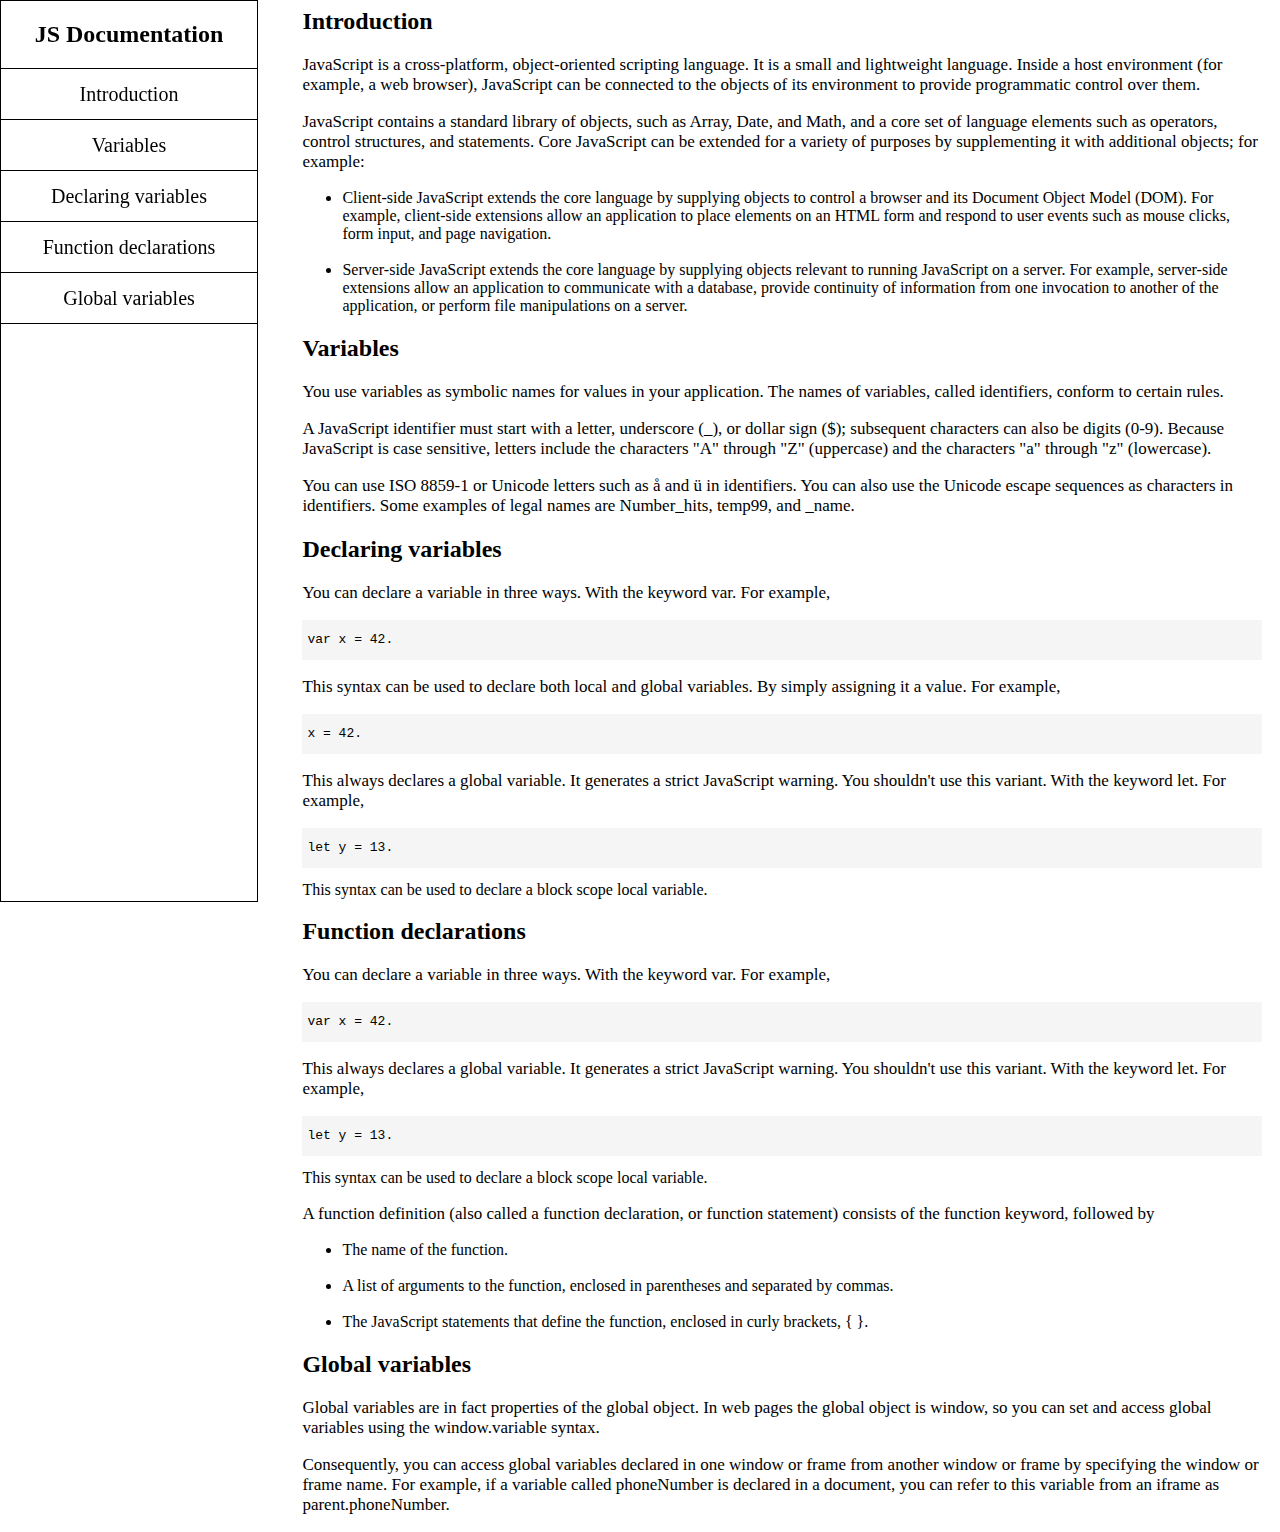
<file: responsive_web_design/documentation_page/index.html>
<html>
  <head>
    <title>FCC: Technical Documentation Page</title>
    <link rel="stylesheet" href="style.css">
  </head>
  <body>
    <nav class="navbar-fixed-left" id="navbar">
      <header><h2>JS Documentation</h2></header>
      <div class="navmenu">
        <ul>
          <li><a href="#Introduction" class="nav-link">Introduction</a></li>
          <li><a href="#Variables" class="nav-link">Variables</a></li>
          <li><a href="#Declaring_variables" class="nav-link">Declaring variables</a></li>
          <li><a href="#Function_declarations" class="nav-link">Function declarations</a></li>
          <li class="lastli"><a href="#Global_variables" class="nav-link">Global variables</a></li>
        </ul>
      </div>
    </nav>

    <main id="main-doc">

      <section class="main-section" id="Introduction">
        <header><h2>Introduction</h2></header>
        <p>JavaScript is a cross-platform, object-oriented scripting language. It is a small and lightweight language. Inside a host environment (for example, a web browser), JavaScript can be connected to the objects of its environment to provide programmatic control over them. </p>
        <p>JavaScript contains a standard library of objects, such as Array, Date, and Math, and a core set of language elements such as operators, control structures, and statements. Core JavaScript can be extended for a variety of purposes by supplementing it with additional objects; for example:
          <ul>
            <li>
              Client-side JavaScript extends the core language by supplying objects to control a browser and its Document Object Model (DOM). For example, client-side extensions allow an application to place elements on an HTML form and respond to user events such as mouse clicks, form input, and page navigation.
            </li><br>
            <li>
              Server-side JavaScript extends the core language by supplying objects relevant to running JavaScript on a server. For example, server-side extensions allow an application to communicate with a database, provide continuity of information from one invocation to another of the application, or perform file manipulations on a server.
            </li>
          </ul>
        </p>
      </section>

      <section class="main-section" id="Variables">
        <header><h2>Variables</h2></header>
        <p>You use variables as symbolic names for values in your application. The names of variables, called identifiers, conform to certain rules.</p>
        <p>A JavaScript identifier must start with a letter, underscore (_), or dollar sign ($); subsequent characters can also be digits (0-9). Because JavaScript is case sensitive, letters include the characters "A" through "Z" (uppercase) and the characters "a" through "z" (lowercase).</p>
        <p>You can use ISO 8859-1 or Unicode letters such as å and ü in identifiers. You can also use the Unicode escape sequences as characters in identifiers. Some examples of legal names are Number_hits, temp99, and _name.</p>
      </section>

      <section class="main-section" id="Declaring_variables">
        <header><h2>Declaring variables</h2></header>
        <p>You can declare a variable in three ways. With the keyword var. For example,
          <pre><code>var x = 42.</code></pre>
        </p>
        <p>This syntax can be used to declare both local and global variables. By simply assigning it a value. For example,
          <pre><code>x = 42.</code></pre>
        </p>
        <p>This always declares a global variable. It generates a strict JavaScript warning. You shouldn't use this variant. With the keyword let. For example,
        <pre><code>let y = 13.</code></pre>
        This syntax can be used to declare a block scope local variable.
        </p>
      </section>

      <section class="main-section" id="Function_declarations">
        <header><h2>Function declarations</h2></header>
          <p>You can declare a variable in three ways. With the keyword var. For example,
          <pre><code>var x = 42.</code></pre>
        </p>
        <p>This always declares a global variable. It generates a strict JavaScript warning. You shouldn't use this variant. With the keyword let. For example,
        <pre><code>let y = 13.</code></pre>
        This syntax can be used to declare a block scope local variable.
        </p>
        <p>A function definition (also called a function declaration, or function statement)  consists of the function keyword, followed by
        <ul>
          <li>The name of the function.</li><br>
          <li>A list of arguments to the function, enclosed in parentheses and separated by commas.</li><br>
          <li>The JavaScript statements that define the function, enclosed in curly brackets, { }.</li>
        </ul>
        </p>
      </section>

      <section class="main-section" id="Global_variables">
        <header><h2>Global variables</h2></header>
        <p>Global variables are in fact properties of the global object. In web pages the global object is window, so you can set and access global variables using the window.variable syntax.</p>
        <p>Consequently, you can access global variables declared in one window or frame from another window or frame by specifying the window or frame name. For example, if a variable called phoneNumber is declared in a document, you can refer to this variable from an iframe as parent.phoneNumber.</p>
      </section>

    </main>
  </body>
</html>
</file>
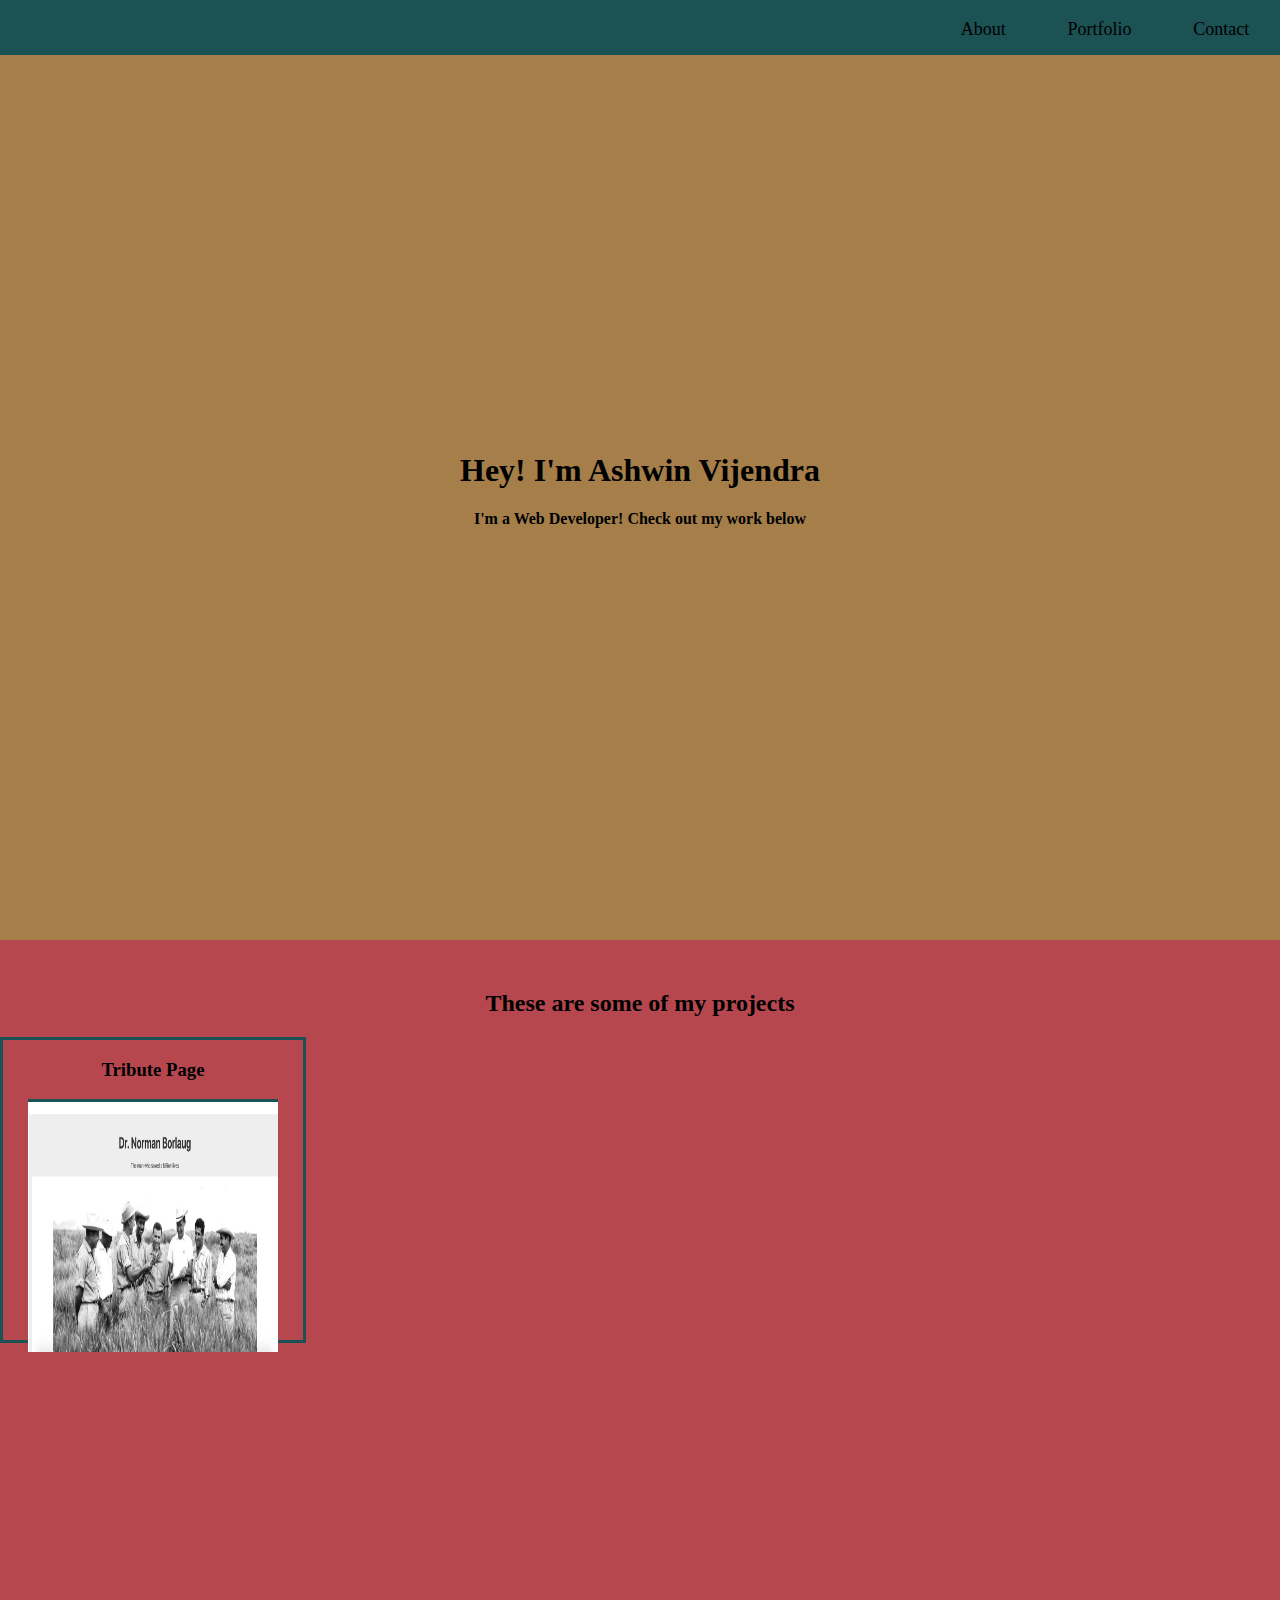
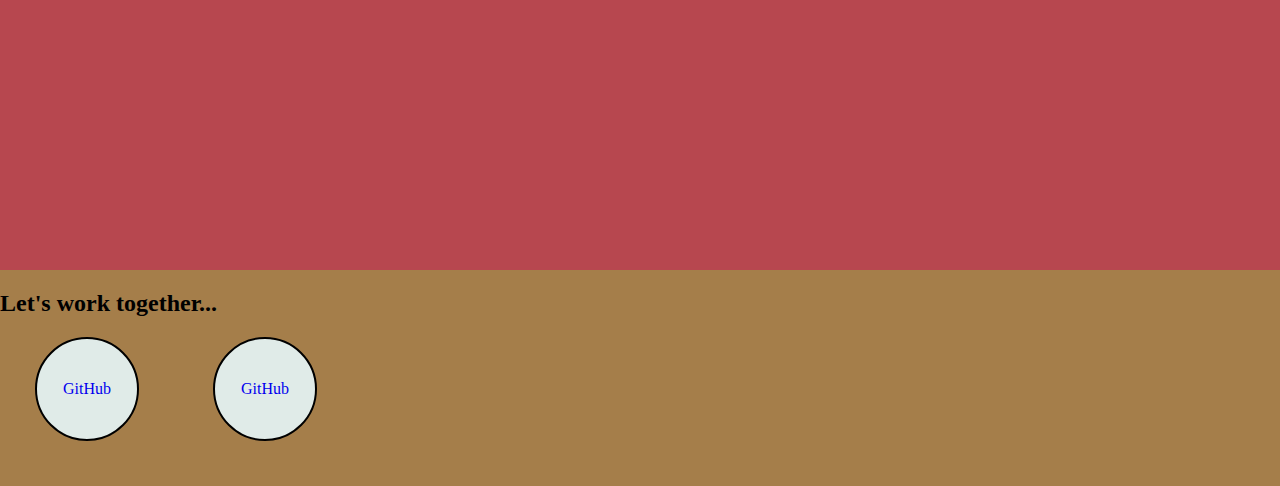
<file: responsive_web_design/personal_portfolio/index.html>
<html>
  <head>
    <title>FCC: Personal Portfolio</title>
    <link rel="stylesheet" href="style.css">
    <script type="text/javascript" src="//www.pagelr.com/Scripts/pglr-autoimg.js"></script>
  </head>
  <body>
    <nav id="navbar">
      <ul>
        <li><a href="#welcome-section">About</a> </li>
        <li><a href="#projects">Portfolio</a></li>
        <li><a href="#contact">Contact</a></li>
      </ul>
    </nav>
    <main>
      <section id="welcome-section">
        <div class="welcome-message">
          <h1>Hey! I'm Ashwin Vijendra</h1>
          <h4>I'm a Web Developer! Check out my work below</h4>
        </div>
      </section>

      <section id="projects">
        <h2 style="text-align: center;">These are some of my projects</h2>
        <div class="project-tile">
          <h3>Tribute Page</h3>
          <a href="https://codepen.io/ashwinv23/pen/earJPX"><img src="tribute.png" alt="" style="width:250px; height: 250px; border-top: 3px solid #1C5253;"></a>
        </div>
      </section>

      <section id="contact">
        <h2>Let's work together...</h2>
        <a href="https://github.com/Ashwinv23" id="profile-link" class="contact-details" target="_blank">GitHub</a>
        <a href="https://github.com/Ashwinv23" id="profile-link" class="contact-details" target="_blank">GitHub</a>
      </section>
    </main>

  </body>
</html>
</file>
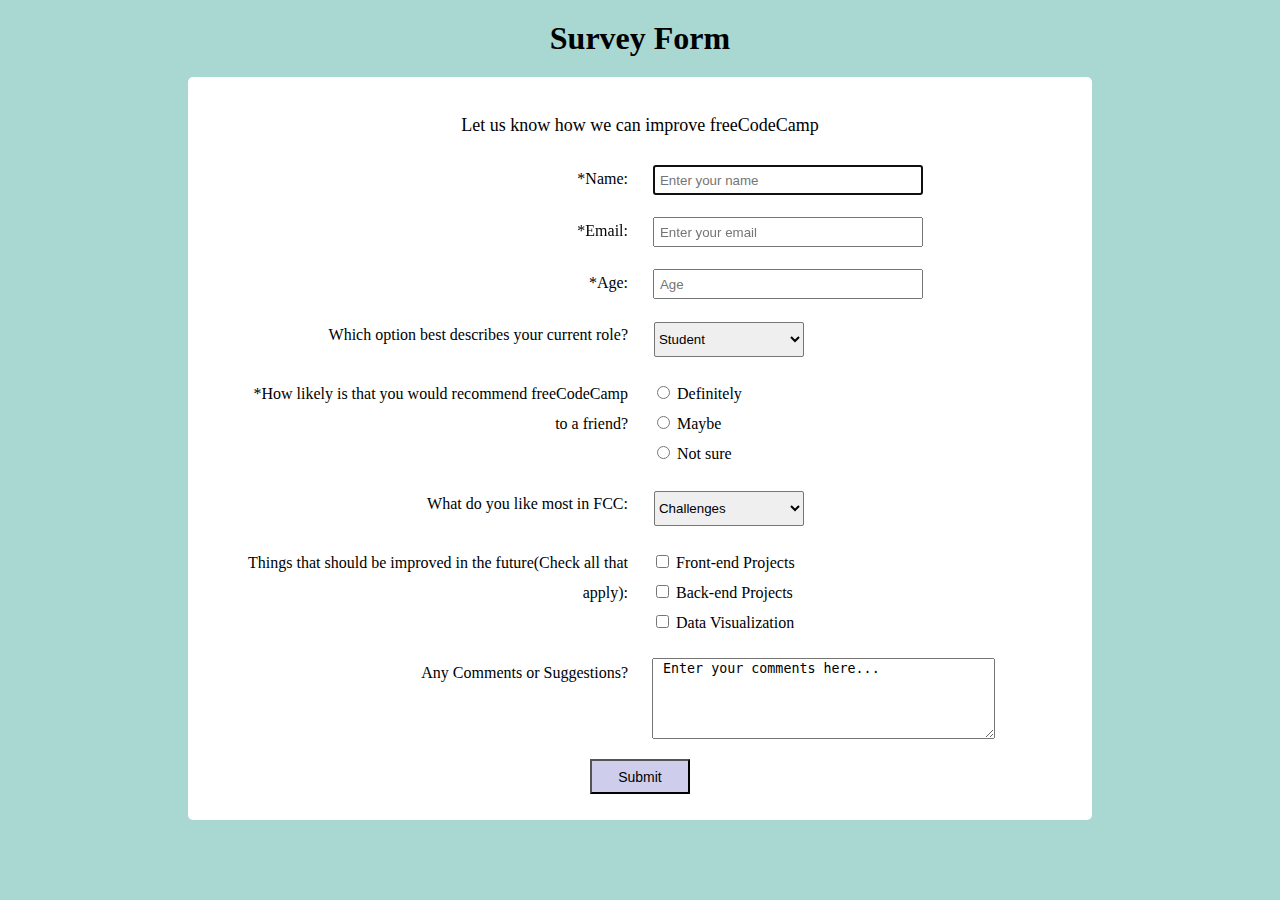
<file: responsive_web_design/survey_form/index.html>
<html>
  <head>
    <meta charset="utf-8">
    <meta name="viewport" content="width=device-width, initial-scale=1.0">
    <title>FCC: Survey Form</title>
    <link rel="stylesheet" href="style.css">
  </head>
  <body>
    <h1 id="title">Survey Form</h1>
    <div id="survey-outer">
      <p id="description">Let us know how we can improve freeCodeCamp</p>
        <form id="survey-form" method="POST">
          <div class="rowtabs">
            <div class="left-tab"><label for="name" id="name-label">*Name:</label></div>
            <div class="right-tab"><input autofocus type="text" class="input-field" id="name" placeholder="Enter your name" required></div>
          </div>
          <div class="rowtabs">
            <div class="left-tab"><label for="email" id="email-label">*Email:</label></div>
            <div class="right-tab"><input type="email" class="input-field" id="email" placeholder="Enter your email"  required></div>
          </div>
          <div class="rowtabs">
            <div class="left-tab"><label for="number" id="number-label">*Age:</label></div>
            <div class="right-tab"><input type="number" class="input-field" id="number" min="1" max="125" placeholder="Age" required></div>
          </div>
          <div class="rowtabs">
            <div class="left-tab">
              <label for="dropdown">Which option best describes your current role?</label>
            </div>
            <div class="right-tab">
              <select name="dropdown" id="dropdown" class="dropdown">
                <option value="student">Student</option>
                <option value="fulltimejob">Full Time Job</option>
                <option value="fulltimelearner">Full Time Learner</option>
                <option value="nosay">Prefer not to say</option>
                <option value="other">Other</option>
              </select>
            </div>
          </div>
          <div class="rowtabs">
            <div class="left-tab">
              <label>*How likely is that you would recommend freeCodeCamp to a friend?</label>
            </div>
            <div class="right-tab radio">
              <input id="one" type="radio" name="items" value="one">
              <label for="one">Definitely</label><br>
              <input id="two" type="radio" name="items" value="two">
              <label for="two">Maybe</label><br>
              <input id="three" type="radio" name="items" value="three">
              <label for="three">Not sure</label>
            </div>
          </div>
          <div class="rowtabs">
            <div class="left-tab">
              <label for="dropdown">What do you like most in FCC:</label>
            </div>
            <div class="right-tab">
              <select class="dropdown" id="dropdown">
                <option value="student">Challenges</option>
                <option value="fulltimejob">Projects</option>
                <option value="fulltimelearner">Community</option>
                <option value="nosay">Open Source</option>
              </select>
            </div>
          </div>
          <div class="rowtabs">
            <div class="left-tab">
              <label>Things that should be improved in the future(Check all that apply):</label>
            </div>
            <div class="right-tab checkbox">
              <input id="one" type="checkbox" name="items" value="one">
              <label for="one">Front-end Projects</label><br>
              <input id="two" type="checkbox" name="items" value="two">
              <label for="two">Back-end Projects</label><br>
              <input id="three" type="checkbox" name="items" value="three">
              <label for="three">Data Visualization</label>
            </div>
          </div>
          <div class="rowtabs">
            <div class="left-tab">
              <label for="comments">Any Comments or Suggestions?</label>
            </div>
            <div class="right-tab">
              <textarea id="comments" name="story" rows="5" cols="40"> Enter your comments here...</textarea>
            </div>
          </div>
          <button id="submit" class="btn" type="submit">Submit</button>
        </form>
    </div>
  </body>
</html>
</file>
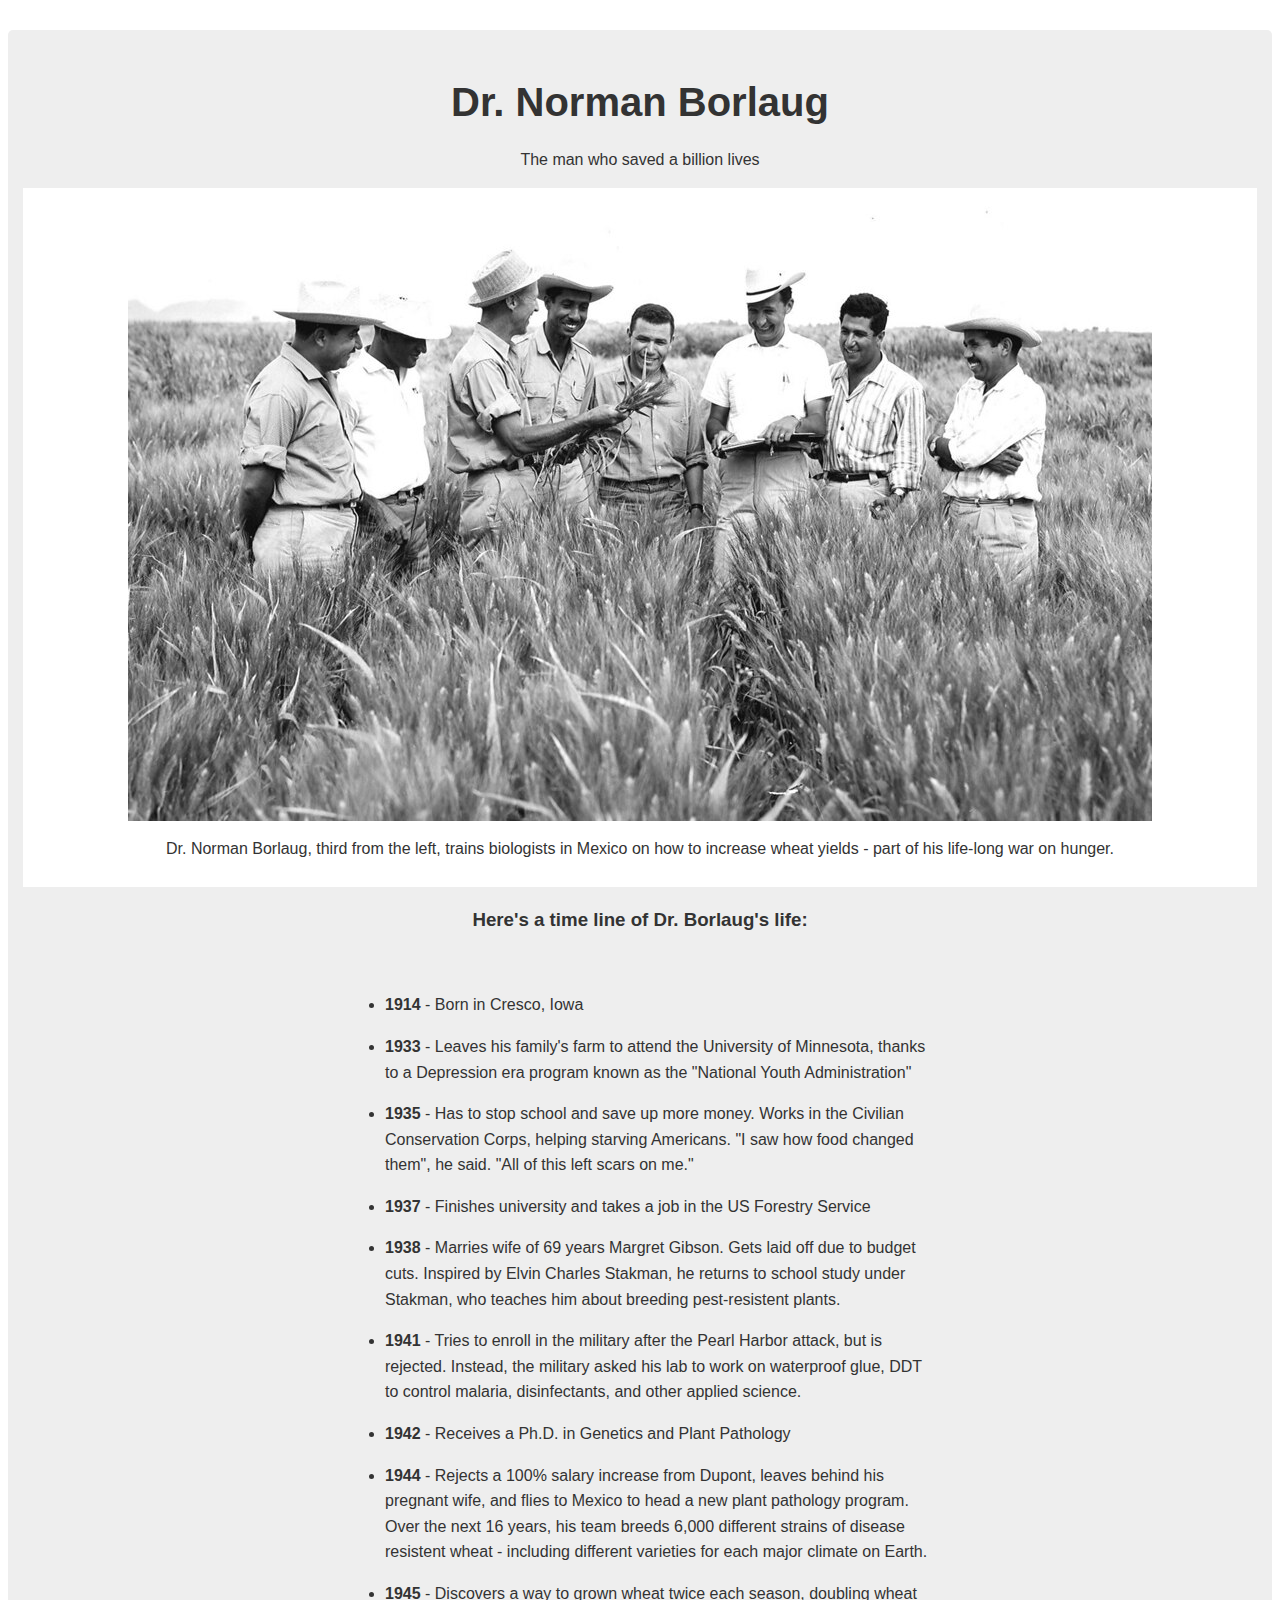
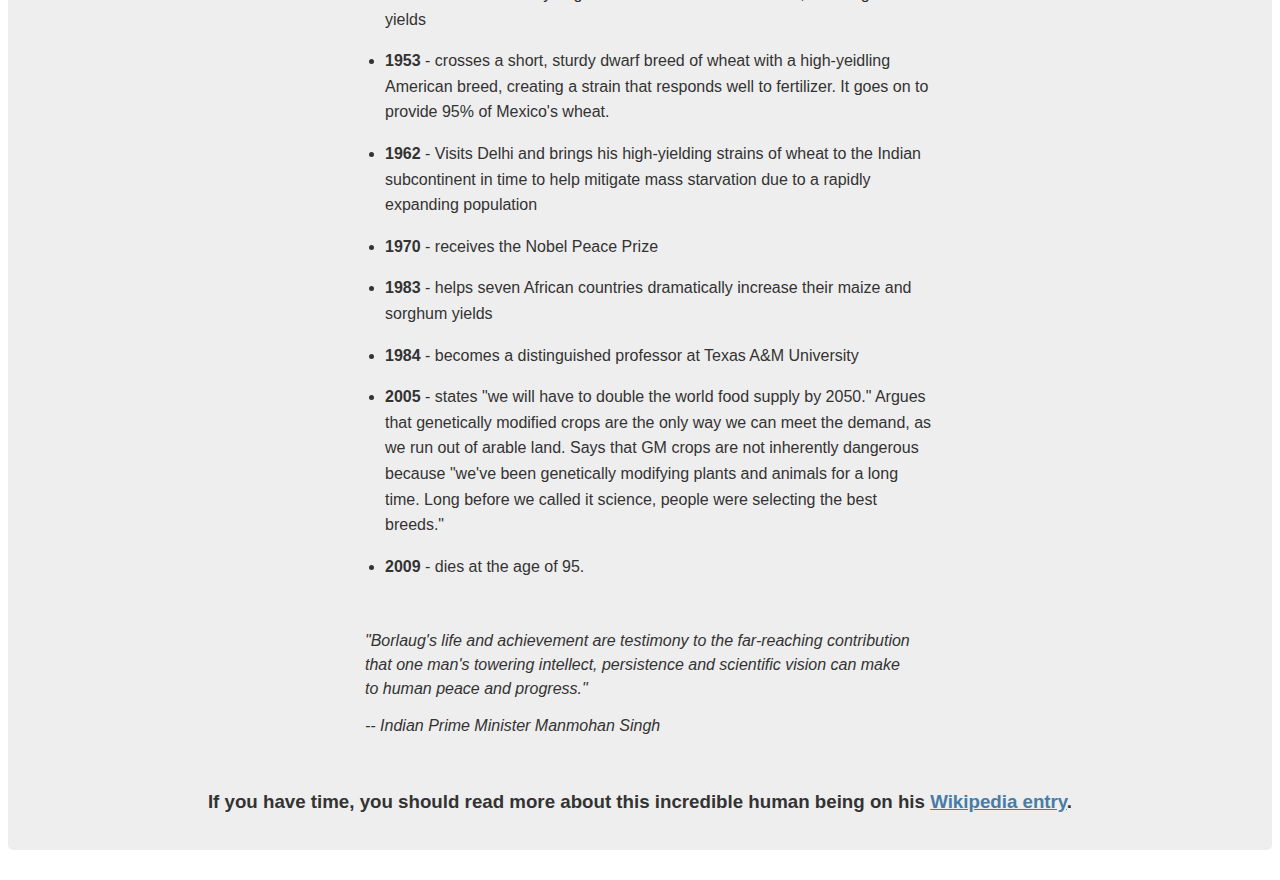
<file: responsive_web_design/tribute_page/index.html>
<html>
  <head>
    <title>FCC: Tribute Page</title>
    <meta name="viewport" content="width=device-width,initial-scale=1,maximum-scale=1,user-scalable=no">
    <meta http-equiv="X-UA-Compatible" content="IE=edge,chrome=1">
    <meta name="HandheldFriendly" content="true">
    <link rel="stylesheet" href="style.css">

  </head>
  <body>
    <main>
      <div id="main">
        <div id="title">
          <h1 style="text-align:center">Dr. Norman Borlaug</h1>
          <p style="text-align:center">The man who saved a billion lives</p>
        </div>
        <div id="img-div">
          <img src="codepen.jpg" alt="" id="image">
          <div id="img-caption">
            <p>Dr. Norman Borlaug, third from the left, trains biologists in Mexico on how to increase wheat yields - part of his life-long war on hunger.</p>
          </div>
        </div>

        <div id="tribute-info">
          <h3>Here's a time line of Dr. Borlaug's life:</h3><br>
          <ul>
            <li><strong>1914</strong> - Born in Cresco, Iowa</li>
            <li><strong>1933</strong> - Leaves his family's farm to attend the University of Minnesota, thanks to a Depression era program known as the "National Youth Administration"</li>
            <li><strong>1935</strong> - Has to stop school and save up more money. Works in the Civilian Conservation Corps, helping starving Americans. "I saw how food changed them", he said. "All of this left scars on me."</li>
            <li><strong>1937</strong> - Finishes university and takes a job in the US Forestry Service</li>
            <li><strong>1938</strong> - Marries wife of 69 years Margret Gibson. Gets laid off due to budget cuts. Inspired by Elvin Charles Stakman, he returns to school study under Stakman, who teaches him about breeding pest-resistent plants.</li>
            <li><strong>1941</strong> - Tries to enroll in the military after the Pearl Harbor attack, but is rejected. Instead, the military asked his lab to work on waterproof glue, DDT to control malaria, disinfectants, and other applied science.</li>
            <li><strong>1942</strong> - Receives a Ph.D. in Genetics and Plant Pathology</li>
            <li><strong>1944</strong> - Rejects a 100% salary increase from Dupont, leaves behind his pregnant wife, and flies to Mexico to head a new plant pathology program. Over the next 16 years, his team breeds 6,000 different strains of disease resistent wheat - including different varieties for each major climate on Earth.</li>
            <li><strong>1945</strong> - Discovers a way to grown wheat twice each season, doubling wheat yields</li>
            <li><strong>1953</strong> - crosses a short, sturdy dwarf breed of wheat with a high-yeidling American breed, creating a strain that responds well to fertilizer. It goes on to provide 95% of Mexico's wheat.</li>
            <li><strong>1962</strong> - Visits Delhi and brings his high-yielding strains of wheat to the Indian subcontinent in time to help mitigate mass starvation due to a rapidly expanding population</li>
            <li><strong>1970</strong> - receives the Nobel Peace Prize</li>
            <li><strong>1983</strong> - helps seven African countries dramatically increase their maize and sorghum yields</li>
            <li><strong>1984</strong> - becomes a distinguished professor at Texas A&M University</li>
            <li><strong>2005</strong> - states "we will have to double the world food supply by 2050." Argues that genetically modified crops are the only way we can meet the demand, as we run out of arable land. Says that GM crops are not inherently dangerous because "we've been genetically modifying plants and animals for a long time. Long before we called it science, people were selecting the best breeds."</li>
            <li><strong>2009</strong> - dies at the age of 95.</li>
          </ul>
          <blockquote>
          <p>"Borlaug's life and achievement are testimony to the far-reaching contribution that one man's towering intellect, persistence and scientific vision can make to human peace and progress."</p>
          <cite>-- Indian Prime Minister Manmohan Singh</cite></blockquote>

        </div>
        <h3>If you have time, you should read more about this incredible human being on his <a href="https://en.wikipedia.org/wiki/Norman_Borlaug" id="tribute-link" target="_blank">Wikipedia entry</a>.</h3>
      </div>
    </main>
  </body>
</html>
</file>
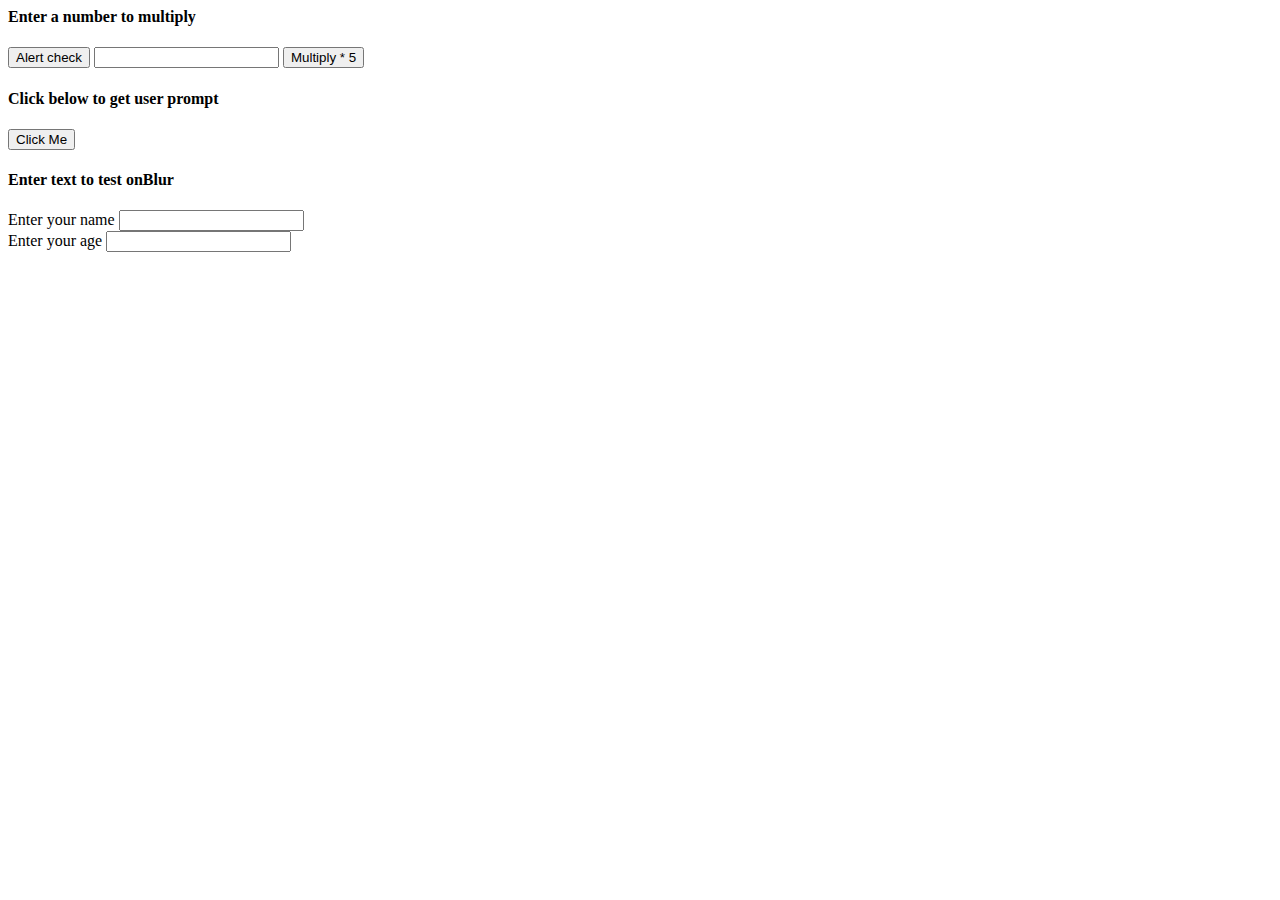
<file: simpleJS.html>
<html>
  <head>
    <title>Hello there</title>

    <script>
    function mathInput() {
      const val = document.getElementById("inp").value;
      if (val.length == 0) {
        document.getElementById("test").innerHTML = "Hey! you need to enter a number";
      } else {
        document.getElementById("test").innerHTML = `${val} multipled by 5 is ${val * 5}`;
      }
    }

    function myPrompt() {
      const nameInput = prompt("Please enter your name");
      if (nameInput.length == 0) {
        alert("Name cannot be blank!");
      } else {
        document.getElementById("name").innerHTML = "Hello " + nameInput + ", Welcome to this page";
      }
    }

    function myBlur() {
      const enteredValue = document.getElementById("input1").value;
      if (enteredValue == '') {
        document.getElementById("message1").innerHTML = "You need to enter a value";
      } else if (enteredValue.length < 4) {
        document.getElementById("message1").innerHTML = "A bit too short!";
      } else {
        document.getElementById("message1").innerHTML = "Perfect :)";
      }
    }
    </script>

    <body>
    <h4>Enter a number to multiply</h4>
    <button onclick="alert('This works!!');">Alert check</button>
    <input type="number" id="inp"> <button onclick="mathInput();">Multiply * 5</button>
    <p id="test"></p>

    <h4>Click below to get user prompt</h4>
    <button onclick="myPrompt();">Click Me</button>
    <p id="name" style="color: blue;"></p>

    <h4>Enter text to test onBlur</h4>
    Enter your name
    <input type="text" id="input1" onblur="myBlur();"> <span id="message1"></span> <br>
    Enter your age
    <input type="number" id="input2" onblur="myBlur();"> <span id="message2"></span>
    </body>
  </head>
</html>
</file>
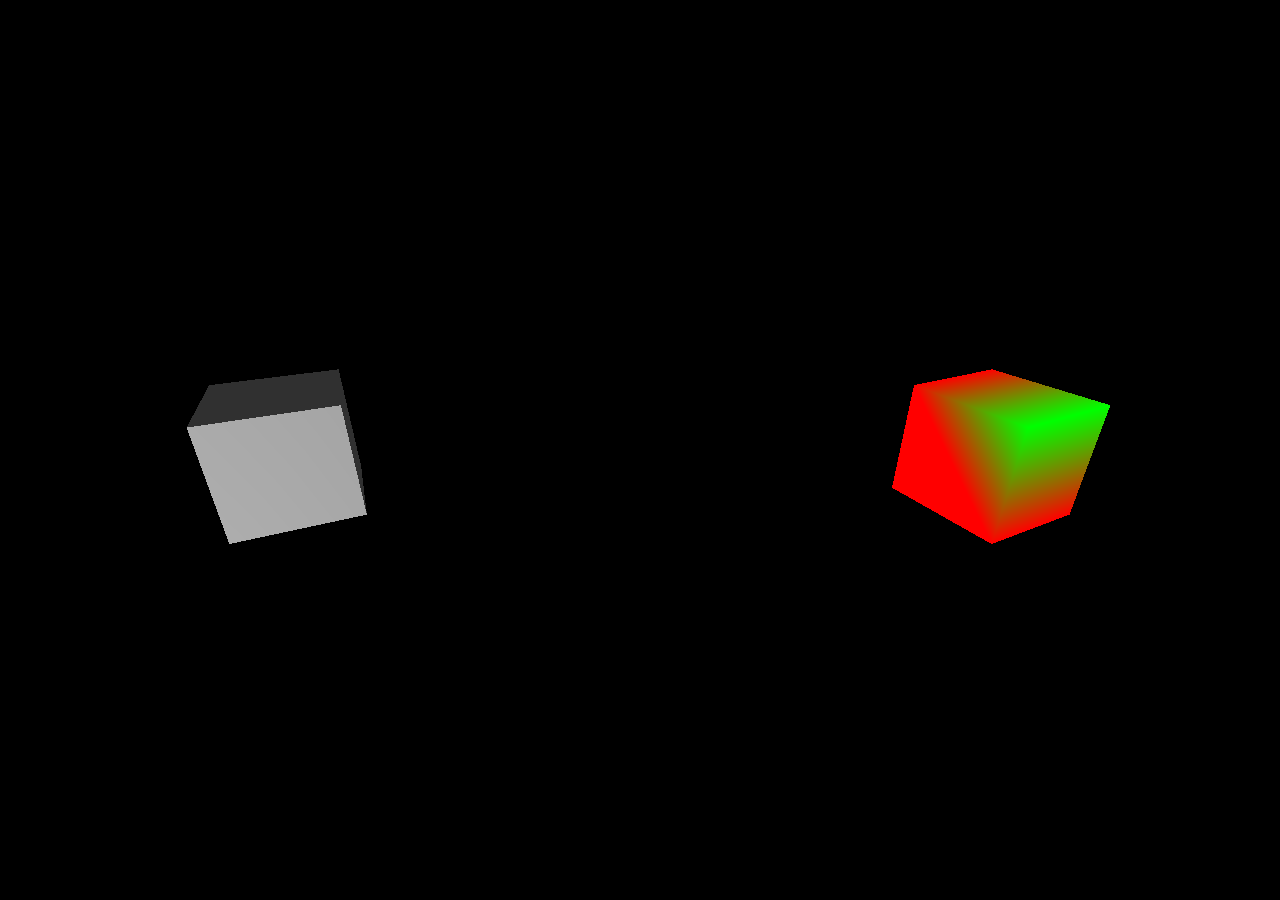
<file: htmlcss/rotating_cube.html>
<html>
  <head>
    <title>Rotating cube</title>
    <style>
      body {
        margin: 0px;
        background-color: #000000;
        overflow: hidden;
      }
    </style>
  </head>

  <body>
    <script src="jsloaders/three.min.js"></script>
    <script>

      window.addEventListener('load', init)
      let scene
      let camera
      let renderer
      let sceneObjects = []
      let uniforms = {}

      function init() {
        scene = new THREE.Scene()

        camera = new THREE.PerspectiveCamera(75, window.innerWidth / window.innerHeight, 0.1, 1000)
        camera.position.z = 5

        renderer = new THREE.WebGLRenderer()
        renderer.setSize(window.innerWidth, window.innerHeight)
        document.body.appendChild(renderer.domElement)

        adjustLighting()
        addBasicCube()
        addExperimentalCube()
        animationLoop()
      }

      function adjustLighting() {
          let pointLight = new THREE.PointLight(0xdddddd)
          pointLight.position.set(-10, -10, 10)
          // pointLight.position.set(0, 0, 0)
          scene.add(pointLight)

          let ambientLight = new THREE.AmbientLight(0x303030)
          scene.add(ambientLight)
      }

      function addBasicCube() {
        let geometry = new THREE.BoxGeometry(1, 1, 1)
        let material = new THREE.MeshLambertMaterial()

        let mesh = new THREE.Mesh(geometry, material)
        mesh.position.x = -3
        scene.add(mesh)
        sceneObjects.push(mesh)
      }

      function vertexShader() {
        return `
          varying vec3 vUv;
          varying vec4 modelViewPosition;
          varying vec3 vecNormal;

          void main() {
            vUv = position;
            vec4 modelViewPosition = modelViewMatrix * vec4(position, 1.0);
            vecNormal = (modelViewMatrix * vec4(normal, 0.0)).xyz; //????????
            gl_Position = projectionMatrix * modelViewPosition;
          }
        `
      }

      function fragmentShader() {
        return `
            uniform vec3 colorA;
            uniform vec3 colorB;
            varying vec3 vUv;

            void main() {
              gl_FragColor = vec4(mix(colorA, colorB, vUv.y + vUv.z), 1.0);
            }
        `
      }

      function addExperimentalCube() {
        uniforms.colorA = {type: 'vec3', value: new THREE.Color(0xff0000)}
        uniforms.colorB = {type: 'vec3', value: new THREE.Color(0x00ff00)}

        let geometry = new THREE.BoxGeometry(1, 1, 1)
        let material =  new THREE.ShaderMaterial({
          uniforms: uniforms,
          fragmentShader: fragmentShader(),
          vertexShader: vertexShader(),
        })

        let mesh = new THREE.Mesh(geometry, material)
        mesh.position.x = 3
        scene.add(mesh)
        sceneObjects.push(mesh)
      }

      function animationLoop() {
        renderer.render(scene, camera)

        for(let object of sceneObjects) {
          object.rotation.x += 0.01
          object.rotation.y += 0.01
        }
        requestAnimationFrame(animationLoop)
      }
    </script>
  </body>
</html>
</file>
<file: responsive_web_design/documentation_page/style.css>
p {
  font-size: 17px;
}

code {
  display: block;
  background-color: rgb(245, 245, 245);
  height: 40px;
  line-height: 3;
  padding-left: 5px;
  align-items: center;
  justify-content: center;
}

#main-doc {
  width: 75vw;
  margin-left: 23vw;
  margin-right: 3vw;
}

.navbar-fixed-left {
  height: 100%;
  width: 20vw;
  position: fixed;
  left: 0;
  top: 0;
  /*z-index: 99999;*/
  text-align: center;
  overflow: scroll;
  border: 1px solid black;
}

.navmenu {
  border-top: 1px;
}

.navmenu .lastli {
  border-bottom: 1px solid black;

}

.navmenu ul li a {
  text-decoration: none;
  color: black;
}

.navmenu ul li {
  list-style: none;
  font-size: 20px;
  line-height: 2;
  border: 1px solid black;
  border-bottom: 0;
  border-right: 0;
  border-left: 0;
  padding: 5px 0;
}

.navmenu ul {
  padding-left: 0;
}

@media (max-width: 950px) {
  .navbar-fixed-left {
    height: 100%;
    width: 15vw;
    position: fixed;
    left: 0;
    top: 0;
    /*z-index: 99999;*/
    text-align: left;
    overflow: scroll;
    border: 1px solid black;
  }
  .navmenu ul li {
  list-style: none;
  font-size: 15px;
  line-height: 1;
  border: 1px solid black;
  border-bottom: 0;
  border-right: 0;
  border-left: 0;
  padding: 3px 0;
  }
  h2 {
    font-size: 16px;
  }
  #main-doc {
  width: 75vw;
  margin-left: 17vw;
  margin-right: 2vw;
  }
}
</file>
<file: responsive_web_design/personal_portfolio/style.css>
body {
  margin: 0;
  background-color: #A57E4A;
}

main {
  padding-top: 40px;
}

#projects {
  height: 100vh;
  background-color: #B7474F;
  padding-top: 30px;
}

#welcome-section {
  /*background-image: url('https://i.pinimg.com/originals/72/84/27/7284270d861732bd625784628837f56e.jpg');
  opacity: 0.2;*/
  display: flex;
  height: 100vh;
  width: 100%;
  position: relative;
  margin: auto;
}

.welcome-message {
  margin: auto;
  text-align: center;
  /*opacity: 1;*/
}

#navbar {
  width: 100%;
  height: 55px;
  background-color: #1C5253;
  position: fixed;
  z-index: 999;
}

#navbar ul {
  display: flex;
  list-style: none;
  top: 0;
  left: 0;
  justify-content: space-around;
  width: 350px;
  float: right;

}

#navbar ul li {
  font-size: 18px;
  line-height: 1.5;
}

#navbar ul li a {
  text-decoration: none;
  color: black;
}

.project-tile {
  width: 300px;
  height: 300px;
  border: 3px solid #1C5253;
  text-align: center;
}

.contact-details {
  display: inline-block;
  margin: 0 35px 45px 35px;
  list-style-type: none;
  border: 2px solid black;
  border-radius: 100%;
  width: 100px;
  height: 100px;
  line-height: 100px;
  text-decoration: none;
  background-color: #e0ebe8;
  text-align: center;
}

@media (max-width: 550px) {
  #navbar ul li {
    font-size: 14px;
    line-height: 1;
  }
}
</file>
<file: responsive_web_design/survey_form/style.css>
html body {
  background-color: #a9d7d1;
  text-align: center;
}

label {
  line-height: 30px;
}

p {
  font-size: 18px;
}

#title {
  margin: 20px;
  font-size: 2rem;
}

#survey-outer {
  background-color: white;
  width: 70%;
  padding: 20px 10px 10px 10px;
  border-radius: 5px;
  margin: 0 auto;
}

.rowtabs {
  padding: 10px;
  clear: both;
}

.left-tab {
  display: inline-block;
  text-align: right;
  width: 45%;
  vertical-align: top;
}

.right-tab {
  display: inline-block;
  text-align: left;
  width: 45%;
  padding-left: 20px;
  vertical-align: middle;
}

.input-field {
  height: 30px;
  width: 270px;
  padding: 5px;
  margin: 1px;
}

.dropdown {
  height: 35px;
  width: 150px;
  border-radius: 2px;
  margin: 2px;
}

.btn {
  background-color: #ceceec;
  height: 35px;
  width: 100px;
  font-size: 14px;
  margin-top: 10px;
}
</file>
<file: responsive_web_design/tribute_page/style.css>
html {
  font-size: 10px;
}

body {
  font-family: -apple-system,
  BlinkMacSystemFont, "Segoe UI", "Roboto",
  "Helvetica Neue", Arial, sans-seriff;
  font-size: 1.6rem;
  line-height: 1.5;
  text-align: center;
  color: #333;
  margin: 0px;
}

h1 {
  font-size: 4rem;
  margin-bottom: 0;
}

@media (max-width: 460px) {
  h1 {
    font-size: 3.4rem;
    line-height: 1.2;
  }
}

a {
  color: #477ca7;
}

blockquote {
  max-width: 550px;
  text-align: left;
  margin: 0 auto 50px auto;
  font-style: italic;
}

ul {
  max-width: 550px;
  text-align: left;
  line-height: 1.6;
  margin: 0 auto 50px auto;
}

li {
  margin: 16px 0;
}

#main {
  margin: 30px 8px;
  padding: 15px;
  border-radius: 5px;
  background-color: #EEEEEE;
}

@media (max-width: 460px) {
  #main {
    margin: 0;
  }
}

img {
  max-width: 100%;
  display: block;
  height: auto;
  margin: 0 auto;
}

#img-div {
  background-color: white;
  padding: 10px;
  margin: 0px;
}

@media (max-width: 460px) {
  #img-caption {
    font-size: 1.4rem;
  }
}

#tribute-info p {
  max-width: 550px;
  text-align: left;
  margin: 0 auto 50px auto;
  margin-bottom: 13px;
}

#img-caption {
  margin: 15px 0 15px 0;
}
</file>
